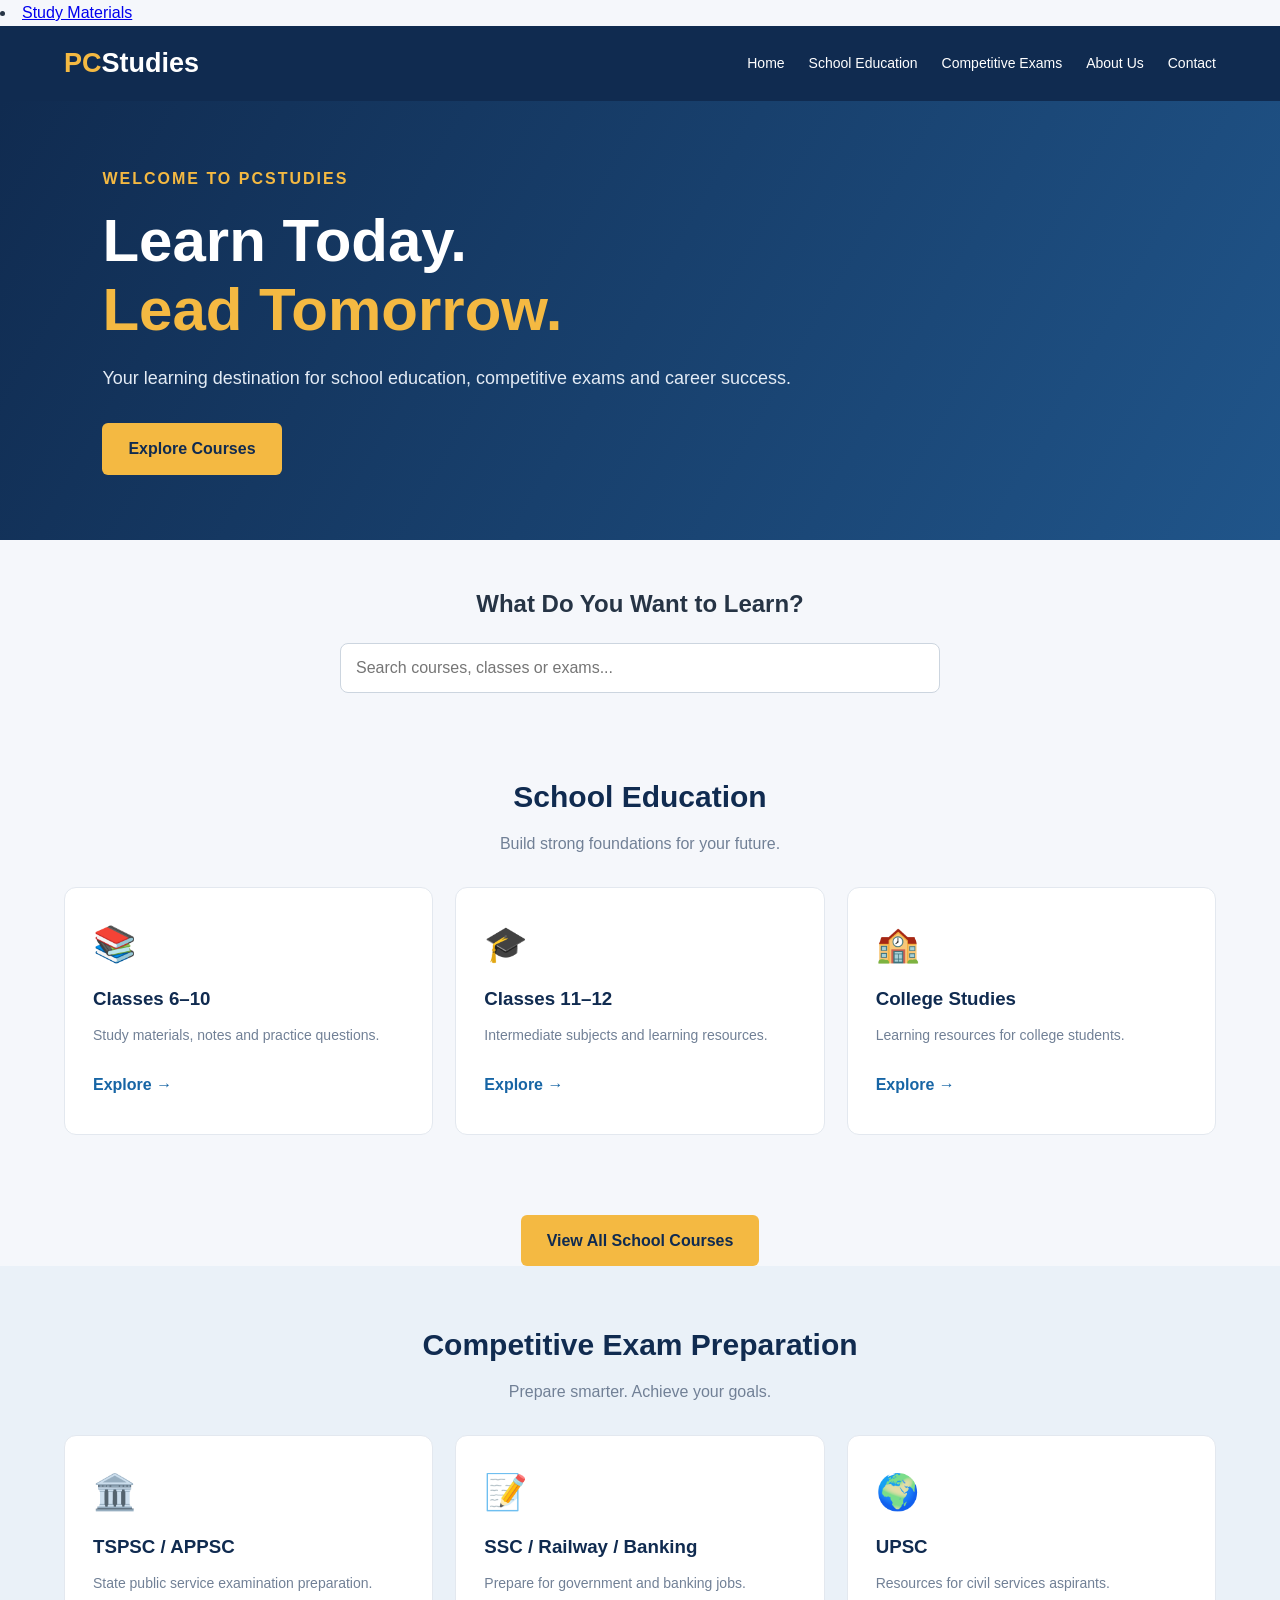
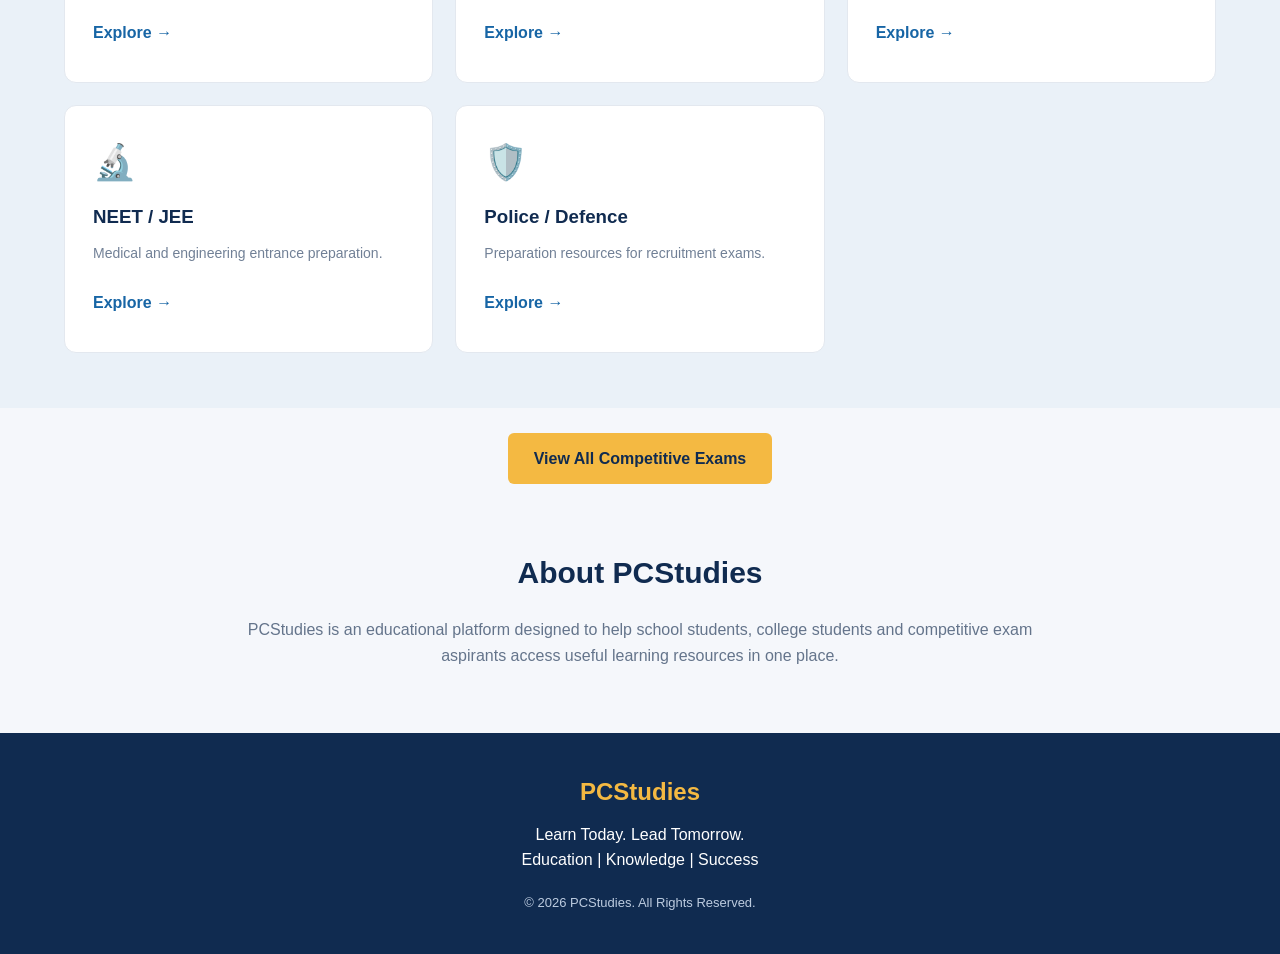
<file: index.html>
<!DOCTYPE html>
<html lang="en">
<head>
    <meta charset="UTF-8">
    <meta name="viewport" content="width=device-width, initial-scale=1.0">

    <title>PCStudies - Learn Today, Lead Tomorrow</title>

    <meta name="description"
          content="PCStudies provides educational resources, study materials and competitive exam preparation for students and aspirants.">

    <link rel="stylesheet" href="style.css">
</head>

<body>

    <!-- Navigation -->
     <li><a href="materials.html">Study Materials</a></li>
    <header>
        <nav class="navbar">
            <a href="#" class="logo">
                <span>PC</span>Studies
            </a>

            <button class="menu-toggle" id="menuToggle"
                    aria-label="Toggle navigation">
                ☰
            </button>

<ul class="nav-links" id="navLinks">
    <li><a href="index.html">Home</a></li>
    <li><a href="school.html">School Education</a></li>
    <li><a href="exams.html">Competitive Exams</a></li>
    <li><a href="#about">About Us</a></li>
    <li><a href="#contact">Contact</a></li>
</ul>
        </nav>
    </header>

    <!-- Hero Section -->
    <section class="hero" id="home">
        <div class="hero-content">
            <p class="tagline">WELCOME TO PCSTUDIES</p>

            <h1>Learn Today.<br>
                <span>Lead Tomorrow.</span>
            </h1>

            <p>
                Your learning destination for school education,
                competitive exams and career success.
            </p>

            <a href="#school" class="btn">
                Explore Courses
            </a>
        </div>
    </section>

    <!-- Search Section -->
    <section class="search-section">
        <h2>What Do You Want to Learn?</h2>

        <input
            type="text"
            id="courseSearch"
            placeholder="Search courses, classes or exams..."
            aria-label="Search courses">
    </section>

    <!-- School Education -->
    <section class="section" id="school">
        <h2>School Education</h2>
        <p class="section-description">
            Build strong foundations for your future.
        </p>

        <div class="course-container">

            <div class="course-card">
                <div class="card-icon">📚</div>
                <h3>Classes 6–10</h3>
                <p>Study materials, notes and practice questions.</p>
                <a href="#" class="card-link">Explore →</a>
            </div>

            <div class="course-card">
                <div class="card-icon">🎓</div>
                <h3>Classes 11–12</h3>
                <p>Intermediate subjects and learning resources.</p>
                <a href="#" class="card-link">Explore →</a>
            </div>

            <div class="course-card">
                <div class="card-icon">🏫</div>
                <h3>College Studies</h3>
                <p>Learning resources for college students.</p>
                <a href="#" class="card-link">Explore →</a>
            </div>

        </div>
    </section>

<div style="text-align:center; margin-top:25px;">
    <a href="school.html" class="btn">
        View All School Courses
    </a>
</div>

    <!-- Competitive Exams -->
    <section class="section exam-section" id="exams">
        <h2>Competitive Exam Preparation</h2>
        <p class="section-description">
            Prepare smarter. Achieve your goals.
        </p>

        <div class="course-container">

            <div class="course-card">
                <div class="card-icon">🏛️</div>
                <h3>TSPSC / APPSC</h3>
                <p>State public service examination preparation.</p>
                <a href="#" class="card-link">Explore →</a>
            </div>

            <div class="course-card">
                <div class="card-icon">📝</div>
                <h3>SSC / Railway / Banking</h3>
                <p>Prepare for government and banking jobs.</p>
                <a href="#" class="card-link">Explore →</a>
            </div>

            <div class="course-card">
                <div class="card-icon">🌍</div>
                <h3>UPSC</h3>
                <p>Resources for civil services aspirants.</p>
                <a href="#" class="card-link">Explore →</a>
            </div>

            <div class="course-card">
                <div class="card-icon">🔬</div>
                <h3>NEET / JEE</h3>
                <p>Medical and engineering entrance preparation.</p>
                <a href="#" class="card-link">Explore →</a>
            </div>

            <div class="course-card">
                <div class="card-icon">🛡️</div>
                <h3>Police / Defence</h3>
                <p>Preparation resources for recruitment exams.</p>
                <a href="#" class="card-link">Explore →</a>
            </div>

        </div>
    </section>

<div style="text-align:center; margin-top:25px;">
    <a href="exams.html" class="btn">
        View All Competitive Exams
    </a>
</div>

    <!-- About -->
    <section class="about-section" id="about">
        <h2>About PCStudies</h2>
        <p>
            PCStudies is an educational platform designed to help
            school students, college students and competitive exam
            aspirants access useful learning resources in one place.
        </p>
    </section>

    <!-- Footer -->
    <footer id="contact">
        <h2>PCStudies</h2>
        <p>Learn Today. Lead Tomorrow.</p>
        <p>Education | Knowledge | Success</p>
        <p class="copyright">
            © 2026 PCStudies. All Rights Reserved.
        </p>
    </footer>

    <script src="script.js"></script>

</body>
</html>
</file>
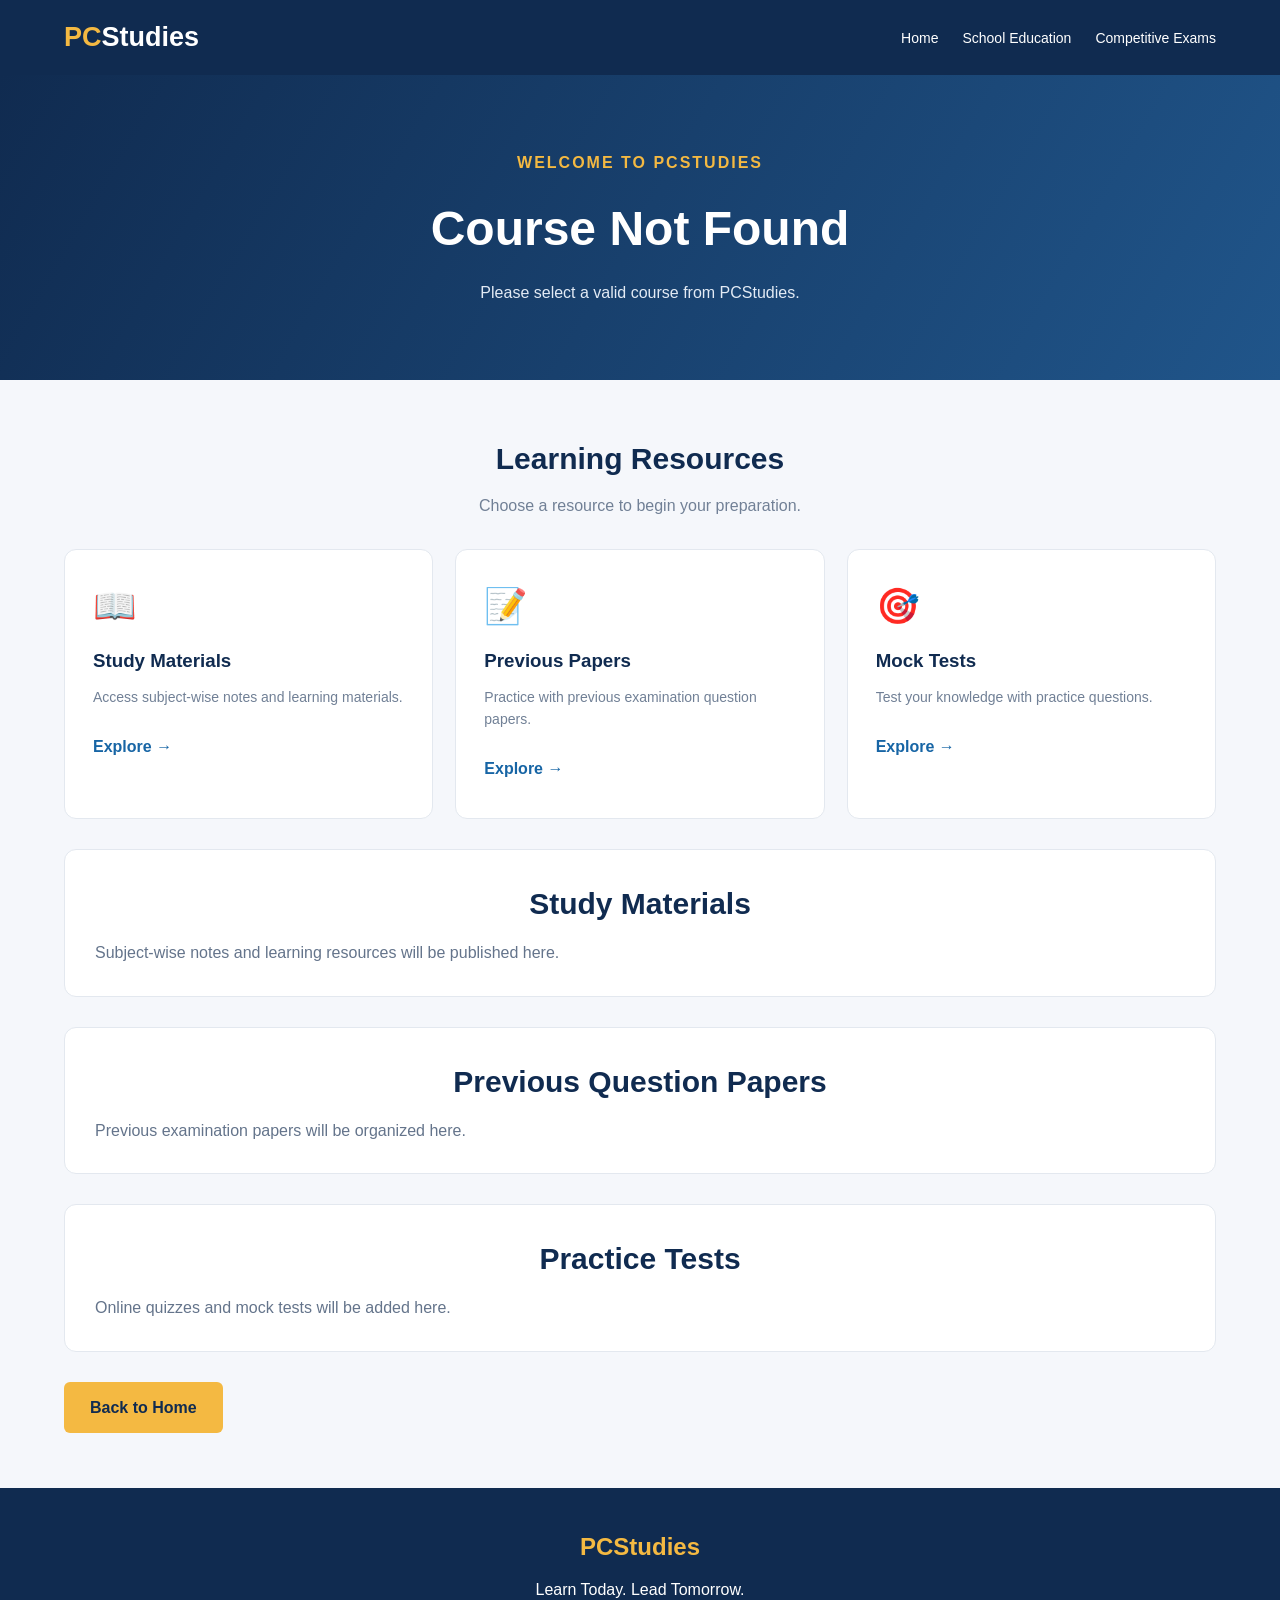
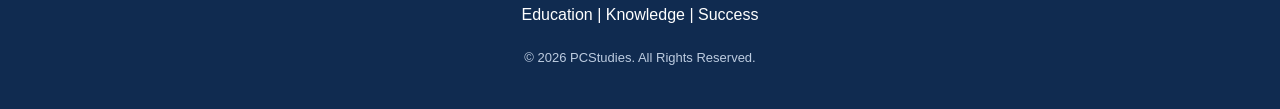
<file: course.html>
<!DOCTYPE html>
<html lang="en">
<head>
    <meta charset="UTF-8">
    <meta name="viewport" content="width=device-width, initial-scale=1.0">

    <title>Courses | PCStudies</title>
    <meta name="description" content="Explore PCStudies learning resources and exam preparation materials.">

    <link rel="stylesheet" href="style.css">
</head>
<body>

<header>
    <nav class="navbar">
        <a href="index.html" class="logo">
            <span>PC</span>Studies
        </a>

        <button class="menu-toggle" id="menuToggle"
                aria-label="Toggle navigation">
            ☰
        </button>

        <ul class="nav-links" id="navLinks">
            <li><a href="index.html">Home</a></li>
            <li><a href="school.html">School Education</a></li>
            <li><a href="exams.html">Competitive Exams</a></li>
        </ul>
    </nav>
</header>

<section class="course-banner">
    <p class="tagline">WELCOME TO PCSTUDIES</p>
    <h1 id="courseTitle">Explore Your Course</h1>
    <p id="courseDescription">
        Learn, practice and achieve your goals.
    </p>
</section>

<main class="section">

    <h2>Learning Resources</h2>
    <p class="section-description">
        Choose a resource to begin your preparation.
    </p>

    <div class="course-container">

        <div class="course-card">
            <div class="card-icon">📖</div>
            <h3>Study Materials</h3>
            <p>Access subject-wise notes and learning materials.</p>
            <a href="#materials" class="card-link">Explore →</a>
        </div>

        <div class="course-card">
            <div class="card-icon">📝</div>
            <h3>Previous Papers</h3>
            <p>Practice with previous examination question papers.</p>
            <a href="#papers" class="card-link">Explore →</a>
        </div>

        <div class="course-card">
            <div class="card-icon">🎯</div>
            <h3>Mock Tests</h3>
            <p>Test your knowledge with practice questions.</p>
            <a href="#tests" class="card-link">Explore →</a>
        </div>

    </div>

    <section class="resource-section" id="materials">
        <h2>Study Materials</h2>
        <p>Subject-wise notes and learning resources will be published here.</p>
    </section>

    <section class="resource-section" id="papers">
        <h2>Previous Question Papers</h2>
        <p>Previous examination papers will be organized here.</p>
    </section>

    <section class="resource-section" id="tests">
        <h2>Practice Tests</h2>
        <p>Online quizzes and mock tests will be added here.</p>
    </section>

    <a href="index.html" class="btn">Back to Home</a>

</main>

<footer>
    <h2>PCStudies</h2>
    <p>Learn Today. Lead Tomorrow.</p>
    <p>Education | Knowledge | Success</p>
    <p class="copyright">© 2026 PCStudies. All Rights Reserved.</p>
</footer>

<script src="script.js"></script>

</body>
</html>
</file>
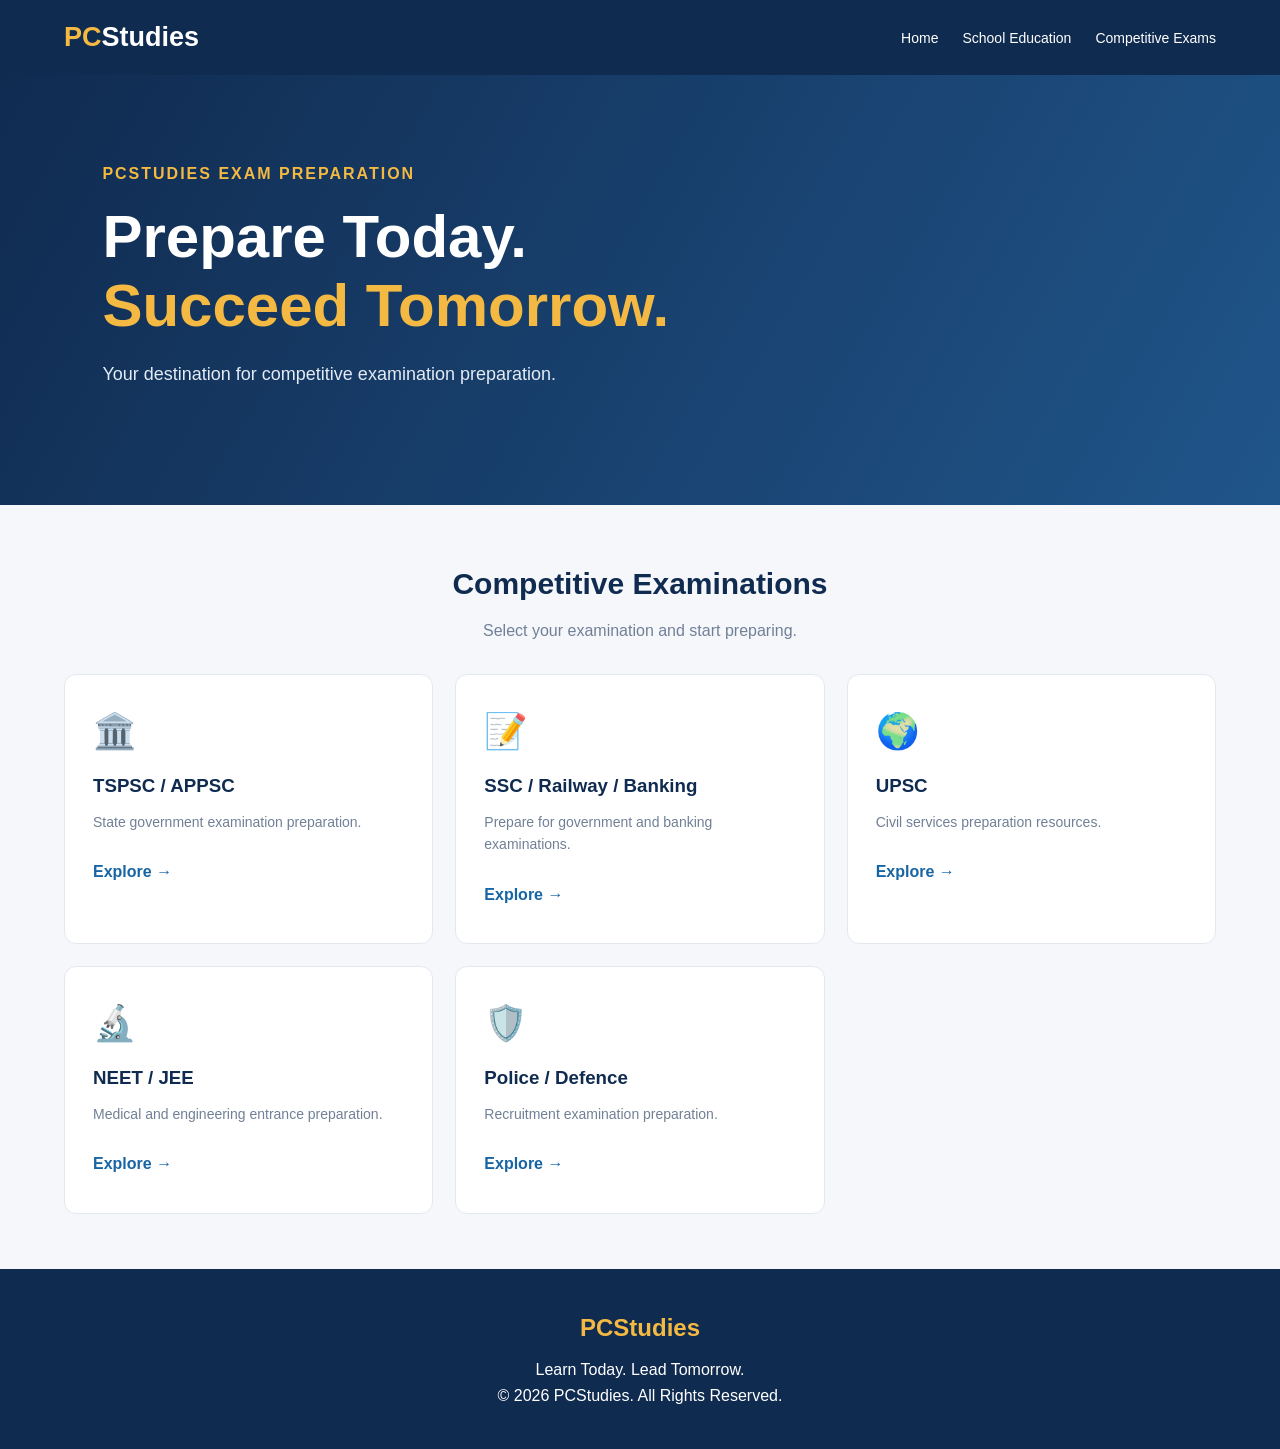
<file: exams.html>
<!DOCTYPE html>
<html lang="en">
<head>
    <meta charset="UTF-8">
    <meta name="viewport" content="width=device-width, initial-scale=1.0">
    <title>Competitive Exams | PCStudies</title>
    <link rel="stylesheet" href="style.css">
</head>
<body>

<header>

<nav class="navbar">
    <a href="index.html" class="logo">
        <span>PC</span>Studies
    </a>

    <button class="menu-toggle" id="menuToggle"
            aria-label="Toggle navigation">
        ☰
    </button>

    <ul class="nav-links" id="navLinks">
        <li><a href="index.html">Home</a></li>
        <li><a href="school.html">School Education</a></li>
        <li><a href="exams.html">Competitive Exams</a></li>
    </ul>
</nav>

</header>

<section class="hero">
    <div class="hero-content">
        <p class="tagline">PCSTUDIES EXAM PREPARATION</p>
        <h1>Prepare Today.<br><span>Succeed Tomorrow.</span></h1>
        <p>Your destination for competitive examination preparation.</p>
    </div>
</section>

<section class="section">
    <h2>Competitive Examinations</h2>
    <p class="section-description">
        Select your examination and start preparing.
    </p>

    <div class="course-container">

        <div class="course-card">
            <div class="card-icon">🏛️</div>
            <h3>TSPSC / APPSC</h3>
            <p>State government examination preparation.</p>
            <a href="course.html?course=tspsc" class="card-link"> 
                Explore → </a>
        </div>

        <div class="course-card">
            <div class="card-icon">📝</div>
            <h3>SSC / Railway / Banking</h3>
            <p>Prepare for government and banking examinations.</p>
            <a href="course.html?course=ssc" class="card-link">Explore →</a>
        </div>

        <div class="course-card">
            <div class="card-icon">🌍</div>
            <h3>UPSC</h3>
            <p>Civil services preparation resources.</p>
            <a href="course.html?course=upsc" class="card-link">Explore →</a>
        </div>

        <div class="course-card">
            <div class="card-icon">🔬</div>
            <h3>NEET / JEE</h3>
            <p>Medical and engineering entrance preparation.</p>
            <a href="course.html?course=neet" class="card-link">Explore →</a>
        </div>

        <div class="course-card">
            <div class="card-icon">🛡️</div>
            <h3>Police / Defence</h3>
            <p>Recruitment examination preparation.</p>
            <a href="course.html?course=defence" class="card-link">Explore →</a>
        </div>

    </div>
</section>

<footer>
    <h2>PCStudies</h2>
    <p>Learn Today. Lead Tomorrow.</p>
    <p>© 2026 PCStudies. All Rights Reserved.</p>
</footer>
<script src="script.js"></script>
</body>
</html>
</file>
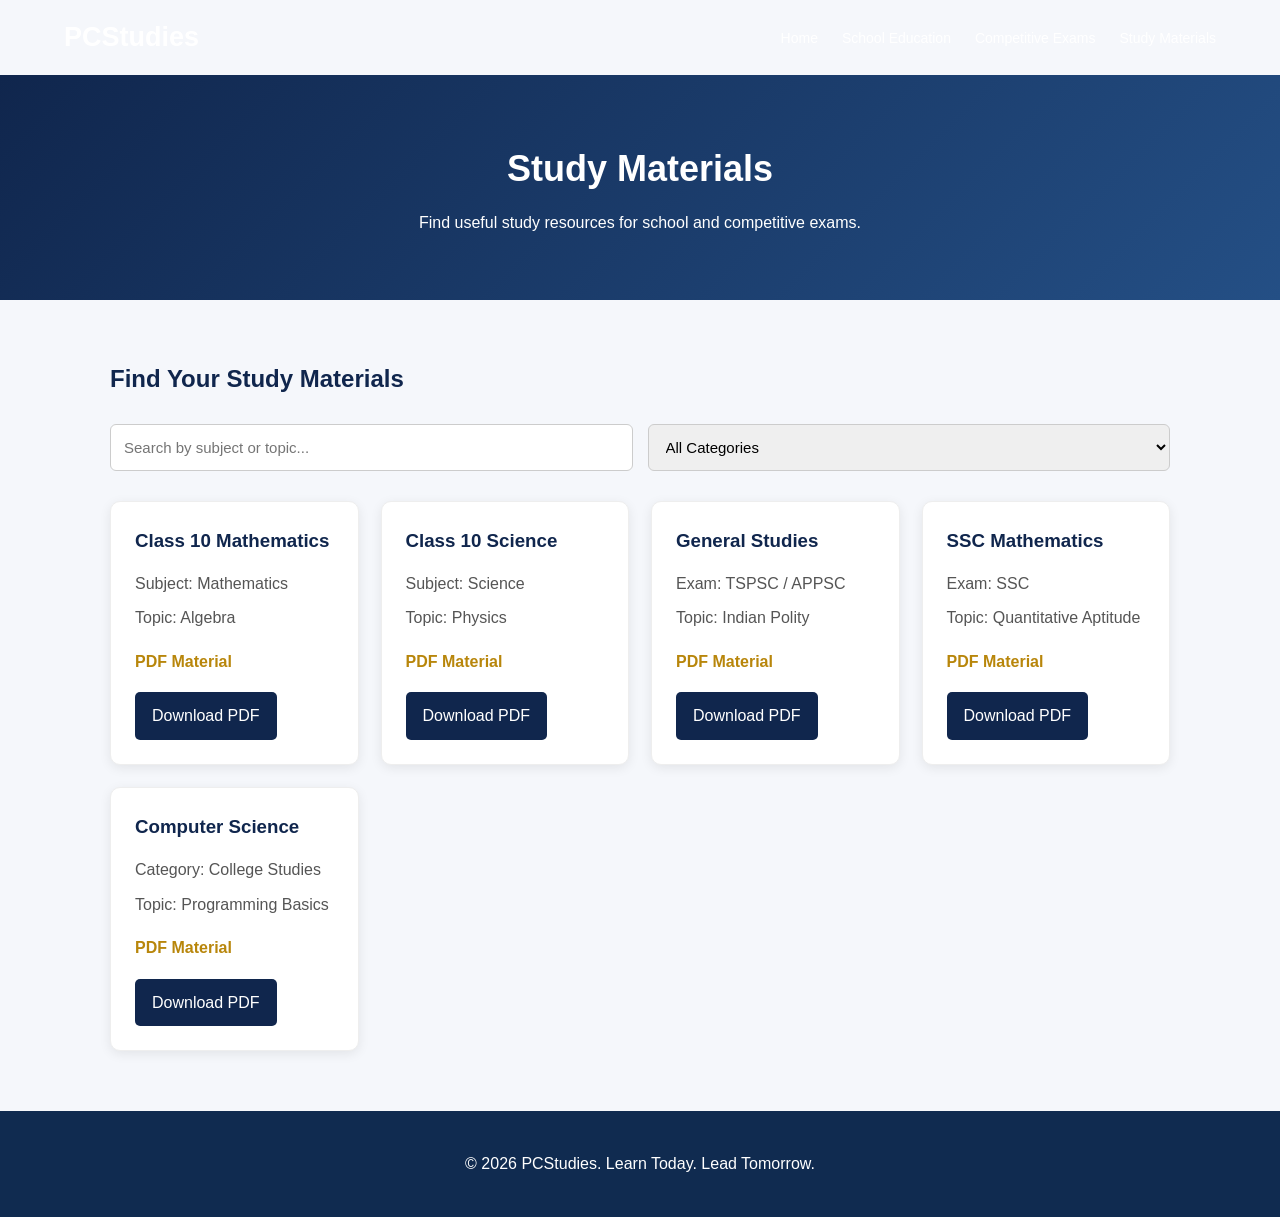
<file: materials.html>
<!DOCTYPE html>
<html lang="en">
<head>
    <meta charset="UTF-8">
    <meta name="viewport" content="width=device-width, initial-scale=1.0">
    <title>Study Materials | PCStudies</title>
    <link rel="stylesheet" href="style.css">
</head>

<body>

    <nav class="navbar">
        <div class="logo">PCStudies</div>

        <button class="menu-toggle" id="menuToggle">☰</button>

        <ul class="nav-links" id="navLinks">
            <li><a href="index.html">Home</a></li>
            <li><a href="school.html">School Education</a></li>
            <li><a href="exams.html">Competitive Exams</a></li>
            <li><a href="materials.html">Study Materials</a></li>
        </ul>
    </nav>

    <header class="materials-banner">
        <h1>Study Materials</h1>
        <p>Find useful study resources for school and competitive exams.</p>
    </header>

    <main class="materials-container">

        <h2>Find Your Study Materials</h2>

        <div class="materials-filters">
            <input
                type="text"
                id="materialSearch"
                placeholder="Search by subject or topic..."
            >

            <select id="categoryFilter">
                <option value="all">All Categories</option>
                <option value="school">School Education</option>
                <option value="competitive">Competitive Exams</option>
                <option value="college">College Studies</option>
            </select>
        </div>

        <div class="materials-grid" id="materialsGrid">

            <div class="material-card" data-category="school">
                <h3>Class 10 Mathematics</h3>
                <p>Subject: Mathematics</p>
                <p>Topic: Algebra</p>
                <span class="pdf-label">PDF Material</span>
                <a href="materials/pdfs/Class-10-Telangana-SSC-Mathematics-Notes-English.pdf"
                   class="download-btn" download>
                    Download PDF
                </a>
            </div>

            <div class="material-card" data-category="school">
                <h3>Class 10 Science</h3>
                <p>Subject: Science</p>
                <p>Topic: Physics</p>
                <span class="pdf-label">PDF Material</span>
                <a href="materials/pdfs/class-10-science.pdf"
                   class="download-btn" download>
                    Download PDF
                </a>
            </div>

            <div class="material-card" data-category="competitive">
                <h3>General Studies</h3>
                <p>Exam: TSPSC / APPSC</p>
                <p>Topic: Indian Polity</p>
                <span class="pdf-label">PDF Material</span>
                <a href="materials/pdfs/indian-polity.pdf"
                   class="download-btn" download>
                    Download PDF
                </a>
            </div>

            <div class="material-card" data-category="competitive">
                <h3>SSC Mathematics</h3>
                <p>Exam: SSC</p>
                <p>Topic: Quantitative Aptitude</p>
                <span class="pdf-label">PDF Material</span>
                <a href="materials/pdfs/ssc-maths.pdf"
                   class="download-btn" download>
                    Download PDF
                </a>
            </div>

            <div class="material-card" data-category="college">
                <h3>Computer Science</h3>
                <p>Category: College Studies</p>
                <p>Topic: Programming Basics</p>
                <span class="pdf-label">PDF Material</span>
                <a href="materials/pdfs/programming-basics.pdf"
                   class="download-btn" download>
                    Download PDF
                </a>
            </div>

        </div>

        <p id="noMaterials" class="no-materials" hidden>
            No study materials found.
        </p>

    </main>

    <footer>
        <p>© 2026 PCStudies. Learn Today. Lead Tomorrow.</p>
    </footer>

    <script src="script.js"></script>

</body>
</html>
</file>
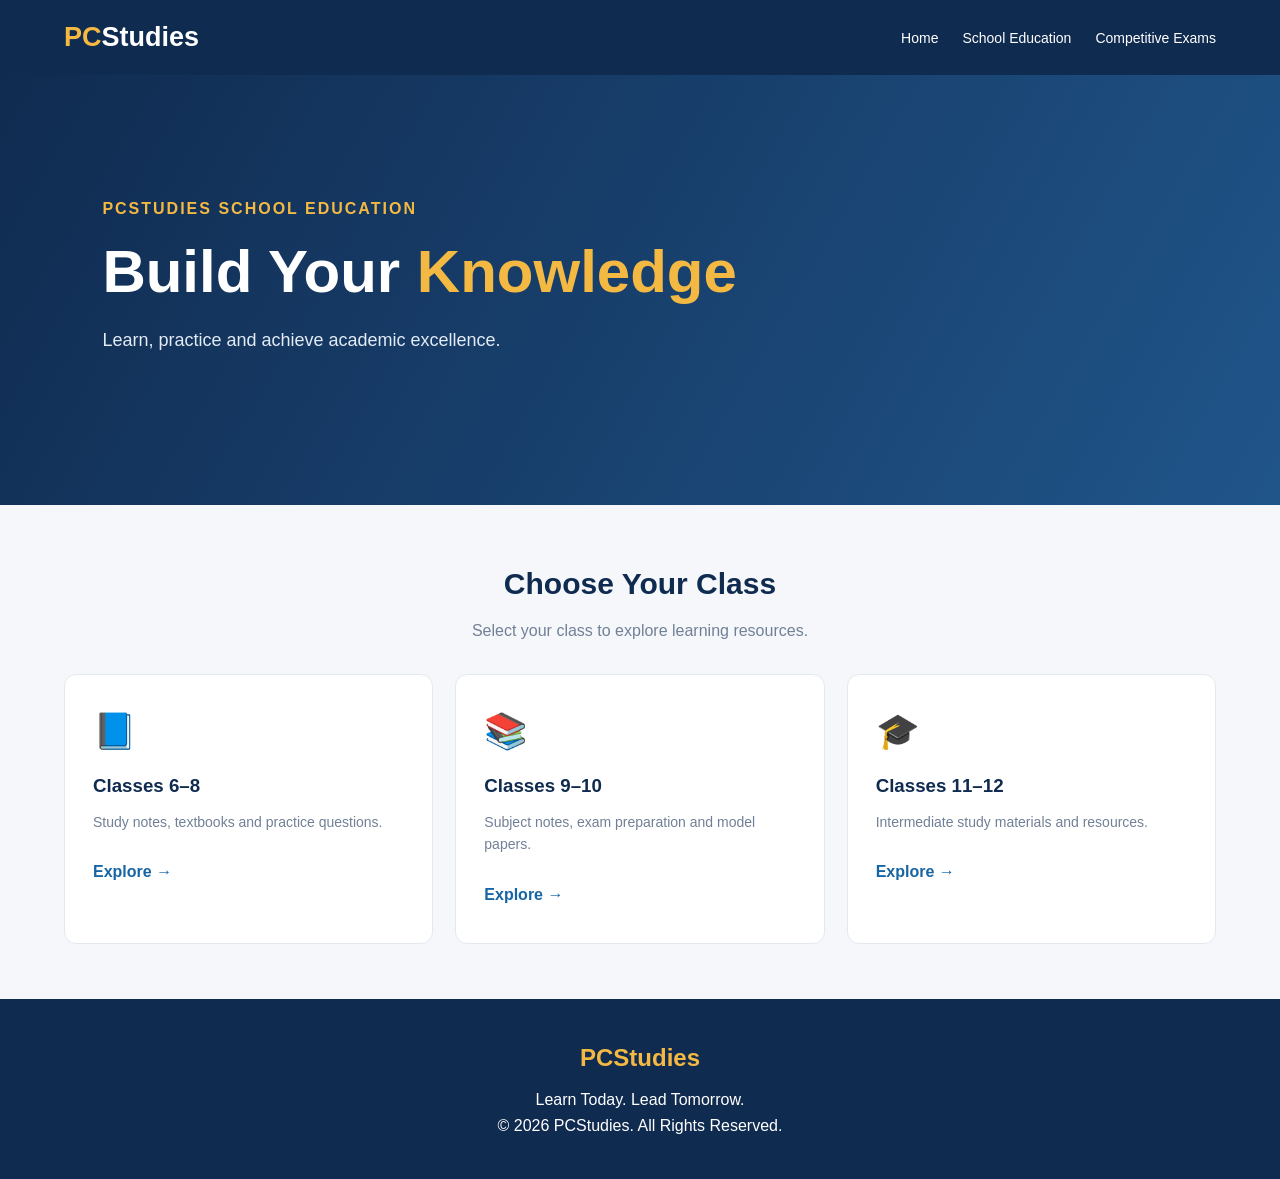
<file: school.html>
<!DOCTYPE html>
<html lang="en">
<head>
    <meta charset="UTF-8">
    <meta name="viewport" content="width=device-width, initial-scale=1.0">
    <title>School Education | PCStudies</title>
    <link rel="stylesheet" href="style.css">
</head>
<body>

<header>
    
<nav class="navbar">
    <a href="index.html" class="logo">
        <span>PC</span>Studies
    </a>

    <button class="menu-toggle" id="menuToggle"
            aria-label="Toggle navigation">
        ☰
    </button>

    <ul class="nav-links" id="navLinks">
        <li><a href="index.html">Home</a></li>
        <li><a href="school.html">School Education</a></li>
        <li><a href="exams.html">Competitive Exams</a></li>
    </ul>
</nav>

</header>

<section class="hero">
    <div class="hero-content">
        <p class="tagline">PCSTUDIES SCHOOL EDUCATION</p>
        <h1>Build Your <span>Knowledge</span></h1>
        <p>Learn, practice and achieve academic excellence.</p>
    </div>
</section>

<section class="section">
    <h2>Choose Your Class</h2>
    <p class="section-description">
        Select your class to explore learning resources.
    </p>

    <div class="course-container">

        <div class="course-card">
            <div class="card-icon">📘</div>
            <h3>Classes 6–8</h3>
            <p>Study notes, textbooks and practice questions.</p>
            <a href="course.html?course=class6" class="card-link">Explore →</a>
        </div>

        <div class="course-card">
            <div class="card-icon">📚</div>
            <h3>Classes 9–10</h3>
            <p>Subject notes, exam preparation and model papers.</p>
            <a href="course.html?course=class10" class="card-link">Explore →</a>
        </div>

        <div class="course-card">
            <div class="card-icon">🎓</div>
            <h3>Classes 11–12</h3>
            <p>Intermediate study materials and resources.</p>
            <a href="course.html?course=intermediate" class="card-link">Explore →</a>
        </div>

    </div>
</section>

<footer>
    <h2>PCStudies</h2>
    <p>Learn Today. Lead Tomorrow.</p>
    <p>© 2026 PCStudies. All Rights Reserved.</p>
</footer>
<script src="script.js"></script>
</body>
</html>
</file>
<file: style.css>
/* General Settings */
* {
    margin: 0;
    padding: 0;
    box-sizing: border-box;
}

html {
    scroll-behavior: smooth;
}

body {
    font-family: Arial, sans-serif;
    color: #263445;
    background: #f5f7fb;
    line-height: 1.6;
}

/* Navigation */
header {
    background: #102b50;
    position: sticky;
    top: 0;
    z-index: 100;
}

.navbar {
    max-width: 1200px;
    margin: auto;
    padding: 16px 24px;
    display: flex;
    justify-content: space-between;
    align-items: center;
}

.logo {
    color: white;
    font-size: 27px;
    font-weight: bold;
    text-decoration: none;
}

.logo span {
    color: #f4b942;
}

.nav-links {
    display: flex;
    gap: 24px;
    list-style: none;
}

.nav-links a {
    color: white;
    text-decoration: none;
    font-size: 14px;
}

.nav-links a:hover {
    color: #f4b942;
}

.menu-toggle {
    display: none;
    color: white;
    background: transparent;
    border: none;
    font-size: 26px;
    cursor: pointer;
}

/* Hero */
.hero {
    min-height: 430px;
    background: linear-gradient(
        120deg,
        #102b50,
        #20558a
    );
    display: flex;
    align-items: center;
    padding: 65px 8%;
    color: white;
}

.hero-content {
    max-width: 700px;
}

.tagline {
    color: #f4b942;
    font-weight: bold;
    letter-spacing: 2px;
    margin-bottom: 15px;
}

.hero h1 {
    font-size: clamp(38px, 6vw, 60px);
    line-height: 1.15;
    margin-bottom: 20px;
}

.hero h1 span {
    color: #f4b942;
}

.hero-content > p:not(.tagline) {
    font-size: 18px;
    margin-bottom: 30px;
    color: #e3ebf5;
}

.btn {
    display: inline-block;
    padding: 13px 26px;
    background: #f4b942;
    color: #102b50;
    border-radius: 6px;
    font-weight: bold;
    text-decoration: none;
}

.btn:hover {
    background: white;
}

/* Search */
.search-section {
    text-align: center;
    padding: 45px 20px 25px;
}

.search-section h2 {
    margin-bottom: 20px;
}

.search-section input {
    width: 90%;
    max-width: 600px;
    padding: 15px;
    border: 1px solid #ccd5df;
    border-radius: 8px;
    font-size: 16px;
}

/* Sections */
.section {
    max-width: 1200px;
    margin: auto;
    padding: 55px 24px;
}

.section h2,
.about-section h2 {
    text-align: center;
    color: #102b50;
    font-size: 30px;
}

.section-description {
    text-align: center;
    color: #718096;
    margin: 10px 0 30px;
}

/* Course Cards */
.course-container {
    display: grid;
    grid-template-columns: repeat(3, 1fr);
    gap: 22px;
}

.course-card {
    background: white;
    padding: 28px;
    border-radius: 12px;
    border: 1px solid #e3e8ef;
    transition: transform 0.3s, box-shadow 0.3s;
}

.course-card:hover {
    transform: translateY(-5px);
    box-shadow: 0 8px 25px rgba(0,0,0,0.08);
}

.card-icon {
    font-size: 35px;
    margin-bottom: 12px;
}

.course-card h3 {
    color: #102b50;
    margin-bottom: 10px;
}

.course-card p {
    color: #718096;
    font-size: 14px;
    margin-bottom: 18px;
}

.card-link {
    color: #1765a5;
    text-decoration: none;
    font-weight: bold;
}

/* Exam Section */
.exam-section {
    background: #eaf1f8;
    max-width: 100%;
}

.exam-section h2,
.exam-section .section-description {
    max-width: 1152px;
    margin-left: auto;
    margin-right: auto;
}

.exam-section .course-container {
    max-width: 1152px;
    margin: 30px auto 0;
}

/* About */
.about-section {
    text-align: center;
    padding: 65px 25px;
    max-width: 850px;
    margin: auto;
}

.about-section p {
    color: #64748b;
    margin-top: 20px;
}

/* Footer */
footer {
    background: #102b50;
    color: white;
    text-align: center;
    padding: 40px 20px;
}

footer h2 {
    color: #f4b942;
    margin-bottom: 10px;
}

.copyright {
    margin-top: 20px;
    font-size: 13px;
    color: #bdcce0;
}

/* Mobile Responsive Design */
@media (max-width: 768px) {

    .navbar {
        flex-wrap: wrap;
    }

    .menu-toggle {
        display: block;
    }

    .nav-links {
        display: none;
        width: 100%;
        flex-direction: column;
        gap: 15px;
        padding-top: 20px;
    }

    .nav-links.active {
        display: flex;
    }

    .course-container {
        grid-template-columns: 1fr;
    }

    .hero {
        min-height: 380px;
        padding: 50px 25px;
    }

    .hero-content > p:not(.tagline) {
        font-size: 16px;
    }

    .section h2,
    .about-section h2 {
        font-size: 25px;
    }
}

/* PCStudies Course Page */

.course-banner {
    background: linear-gradient(120deg, #102b50, #20558a);
    color: white;
    text-align: center;
    padding: 75px 20px;
}

.course-banner h1 {
    font-size: clamp(32px, 5vw, 48px);
    margin: 12px 0;
}

.course-banner > p:last-child {
    color: #e3ebf5;
}

.resource-section {
    background: white;
    padding: 30px;
    margin: 30px 0;
    border-radius: 12px;
    border: 1px solid #e3e8ef;
}

.resource-section h2 {
    color: #102b50;
    margin-bottom: 12px;
}

.resource-section p {
    color: #64748b;
}

/* Improve clickable cards */

.card-link {
    display: inline-block;
    padding: 8px 0;
}

/* Improve small-screen navigation */

@media (max-width: 768px) {
    .course-banner {
        padding: 55px 20px;
    }

    .resource-section {
        padding: 22px;
    }
}

/* STUDY MATERIALS PAGE */

.materials-banner {
    background: linear-gradient(135deg, #10264d, #244f85);
    color: white;
    text-align: center;
    padding: 65px 20px;
}

.materials-banner h1 {
    font-size: 36px;
    margin-bottom: 12px;
}

.materials-container {
    max-width: 1100px;
    margin: 40px auto;
    padding: 20px;
}

.materials-container h2 {
    color: #10264d;
    margin-bottom: 25px;
}

.materials-filters {
    display: flex;
    gap: 15px;
    margin-bottom: 30px;
}

.materials-filters input,
.materials-filters select {
    flex: 1;
    min-width: 0;
    padding: 13px;
    border: 1px solid #ccc;
    border-radius: 6px;
    font-size: 15px;
}

.materials-grid {
    display: grid;
    grid-template-columns: repeat(auto-fit, minmax(230px, 1fr));
    gap: 22px;
}

.material-card {
    background: white;
    padding: 24px;
    border-radius: 10px;
    box-shadow: 0 3px 12px rgba(0, 0, 0, 0.08);
    border: 1px solid #eee;
}

.material-card h3 {
    color: #10264d;
    margin-bottom: 15px;
}

.material-card p {
    margin: 9px 0;
    color: #555;
}

.pdf-label {
    display: block;
    color: #b8860b;
    font-weight: bold;
    margin: 18px 0;
}

.download-btn {
    display: inline-block;
    background: #10264d;
    color: white;
    padding: 11px 17px;
    border-radius: 5px;
    text-decoration: none;
}

.download-btn:hover {
    background: #d5a928;
    color: #10264d;
}

.no-materials {
    text-align: center;
    padding: 25px;
    color: #777;
}

@media (max-width: 600px) {
    .materials-filters {
        flex-direction: column;
    }

    .materials-banner h1 {
        font-size: 28px;
    }
}
</file>
